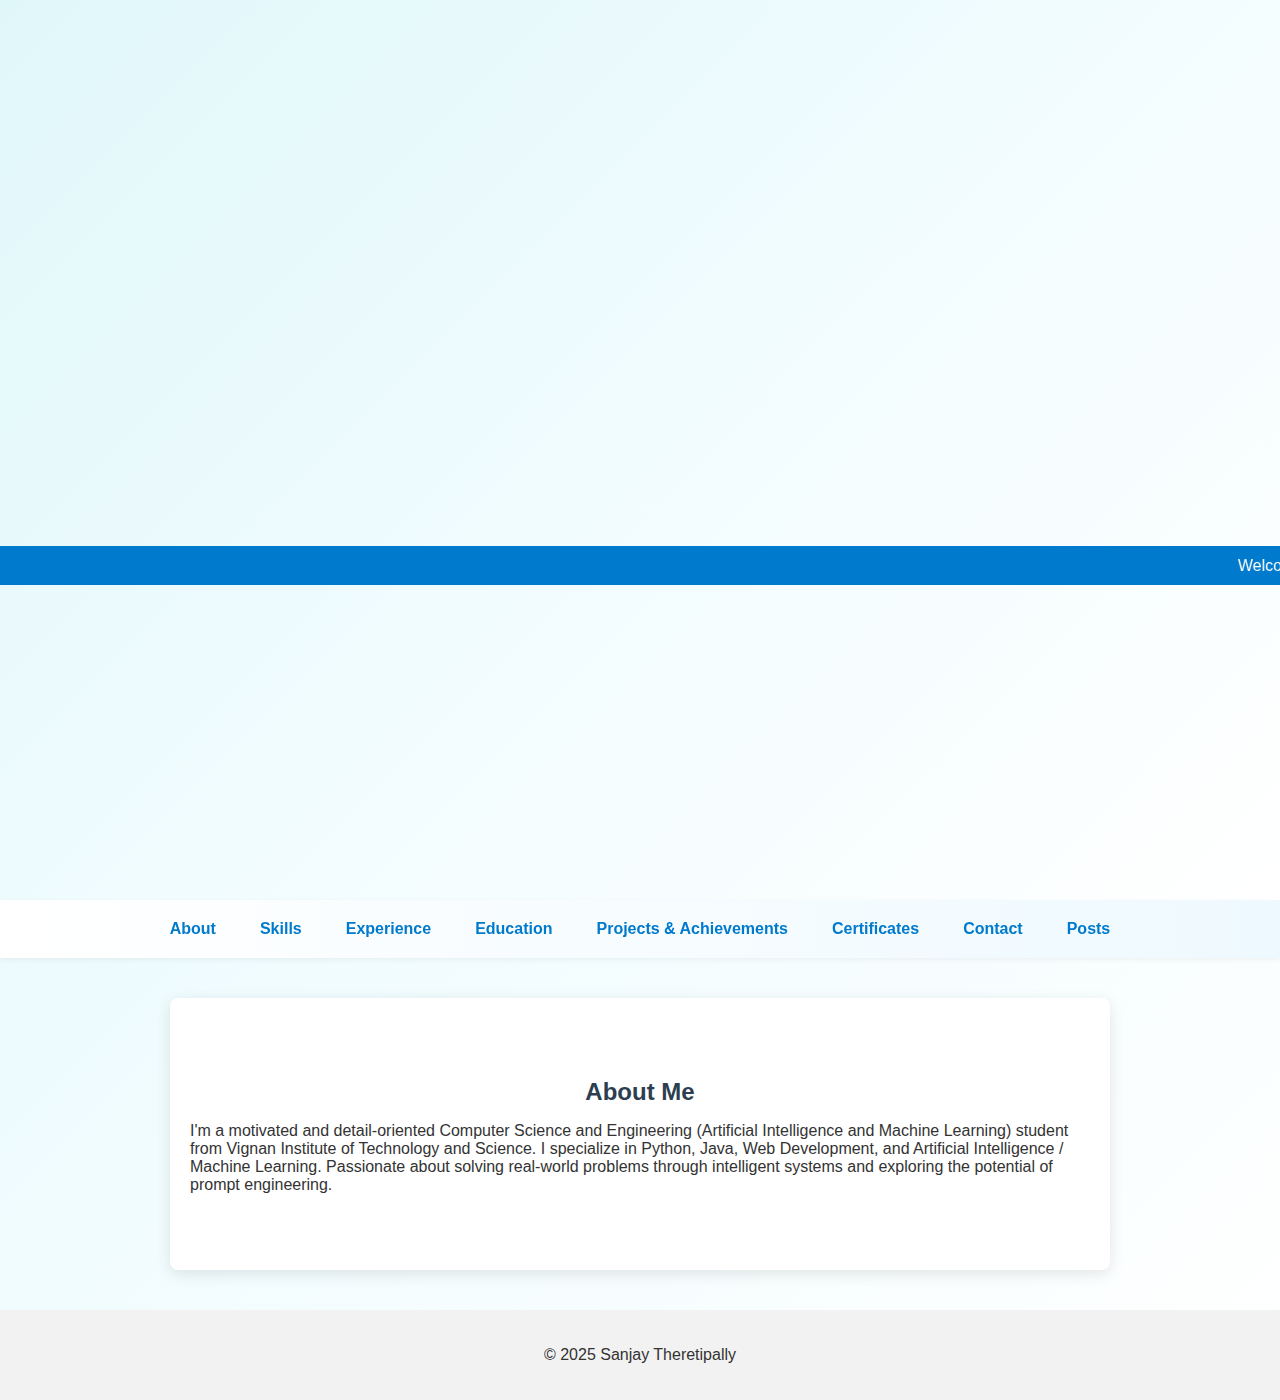
<file: index.html>
<!DOCTYPE html>
<html lang="en">
<head>
<meta charset="UTF-8">
<meta name="viewport" content="width=device-width, initial-scale=1.0">
<title>Sanjay Theretipally | Portfolio</title>
<link rel="stylesheet" href="style.css">
</head>
<body>
<header id="home">
  <h1>Hi, I am Theretipally Sanjay</h1>
  <p>Student at Vignan Institute of Technology and Science</p>
  <p class="sub-header">(CSE (AIML) – Computer Science and Engineering specialization in Artificial Intelligence and Machine Learning)</p>
  <p class="roles">Python Developer | Java Developer | AI Prompt Engineer | Software Developer | Web Developer</p>
  <div class="header-buttons">
    <a href="#about" onclick="showSection('about')">Explore All</a>
    <a href="https://github.com/Sanjay282007" target="_blank">GitHub</a>
    <a href="https://www.linkedin.com/in/sanjay-t-93a01b309/" target="_blank">LinkedIn</a>
    <a href="Resume.html" target="_blank">Resume</a>
  </div>
  <marquee behavior="scroll" direction="left" scrollamount="5" class="marquee">
    Welcome to my Portfolio! Explore Projects, Skills, and Certifications 🚀
  </marquee>
</header>

<nav>
  <a href="#about" onclick="showSection('about', event)">About</a>
  <a href="#skills" onclick="showSection('skills', event)">Skills</a>
  <a href="#experience" onclick="showSection('experience', event)">Experience</a>
  <a href="#education" onclick="showSection('education', event)">Education</a>
  <a href="#projects" onclick="showSection('projects', event)">Projects & Achievements</a>
  <a href="#certificates" onclick="showSection('certificates', event)">Certificates</a>
  <a href="#contact" onclick="showSection('contact', event)">Contact</a>
  <a href="https://www.linkedin.com/in/sanjay-t-93a01b309/recent-activity/all/" target="_blank">Posts</a>
</nav>


<main>
  <section id="about">
    <h2>About Me</h2>
    <p>I'm a motivated and detail-oriented Computer Science and Engineering (Artificial Intelligence and Machine Learning) student from Vignan Institute of Technology and Science. I specialize in Python, Java, Web Development, and Artificial Intelligence / Machine Learning. Passionate about solving real-world problems through intelligent systems and exploring the potential of prompt engineering.</p>
  </section>

  <section id="skills">
    <h2>Skills & Interests</h2>
    <ul>
      <li>Programming: Python, Java, HTML, CSS, JavaScript(Basics), Database Management Systems (DBMS)</li>
      <li>Roles: Python Developer, Java Developer, Prompt Engineer</li>
      <li>Tech: Machine Learning, Artificial Intelligence, Web Development</li>
      <li>Soft Skills: Problem-solving, Time Management, Collaboration</li>
    </ul>
  </section>

  <section id="experience">
    <h2>Experience</h2>
    <ul>
      <li><strong>Python Programmer – Vaultofcodes</strong> (April 2025 – May 2025)<br>
      Debugged and enhanced existing Python codebases to improve efficiency and reduce runtime errors.<br>
      Contributed to automating data extraction and preprocessing workflows for client datasets using Python scripts.</li>
    </ul>
  </section>

  <section id="education">
    <h2>Education</h2>
    <ul>
      <li><strong>B.Tech in Computer Science and Engineering (Artificial Intelligence and Machine Learning)</strong> – Vignan Institute of Technology and Science, Hyderabad (Expected August 2025)</li>
      <li><strong>Intermediate (Mathematics, Physics, Chemistry)</strong> – SR Junior College, Hyderabad (December 2023)</li>
      <li><strong>Secondary School Certificate</strong> – Bhashyam High School, Hyderabad (December 2021)</li>
    </ul>
  </section>

  <section id="projects">
    <h2>Projects & Achievements</h2>
    <button onclick="toggleProjects()">Toggle Projects</button>
    <div id="projectList">
      <div class="project">
        <h3><a href="https://www.linkedin.com/posts/sanjay-t-93a01b309_participated-in-hack-your-path-60-a-24-activity-7329890559399968768-8-IG" target="_blank">Hack Your Path 6.0 – 24-Hour Hackathon</a></h3>
        <p>Built innovative tech solutions at Hyderabad Institute of Technology and Management (HITAM). Recognized by Google Developer Group (GDG) for teamwork and creativity.</p>
      </div>
      <div class="project">
        <h3><a href="https://www.linkedin.com/posts/sanjay-t-93a01b309_hackvibe2025-hackathon-innovation-activity-7375889301508694018-FL5b?utm_source=share&utm_medium=member_desktop&rcm=ACoAAE59sH4Ber7srVz4Q0vF85Z27C2KgevPSNo">HackVibe 24-Hour Hackathon</a></h3>
        <p>Designed AI-based solutions in a 24-hour national hackathon at Vignan Institute of Thechnology and Science.</p>
      </div>
      <div class="project">
        <h3><a href="https://github.com/Sanjay282007/Flipkart-clone" target="_blank">Build Flipkart – Devtown Bootcamp</a></h3>
        <p>Replicated core features of Flipkart. Earned certificates from Google Developer Group (GDG), Microsoft, and Devtown.</p>
        <div class="cert-buttons">
          <a href="https://www.cert.devtown.in/verify/ZoQqim" target="_blank">Devtown Certificate</a>
          <a href="https://www.cert.devtown.in/verify/Z1ElQNr" target="_blank">GDG Certificate</a>
          <a href="https://www.cert.devtown.in/verify/Z1XtALu" target="_blank">Microsoft Certificate</a>
        </div>
      </div>
    </div>
  </section>

  <section id="certificates">
    <p class="cert-note">For more certificates click on <a href='https://www.linkedin.com/in/sanjay-t-93a01b309/recent-activity/all/' target='_blank'>Posts</a></p>
    <h2>Certificates</h2>
    <div class="cert-list">
      <a href="https://www.credly.com/go/7Lx9OHfR" target="_blank">IBM – AI Fundamentals</a></br>
      <a href="https://nptel.ac.in/noc/E_Certificate/NPTEL25CS57S124700452104436700" target="_blank">NPTEL – Java Programming</a></br>
      <a href="https://onlinecourses.swayam2.ac.in/cec24_cs01/certificate?q=KN2U6Wn8/WtAnZw3uSUfYpRWZUratQoQ0agEgC5264havDVIzh1zG7vljVQFeLHC" target="_blank">SWAYAM – Python Programming</a></br>
      <a href="https://www.linkedin.com/posts/sanjay-t-93a01b309_frontenddevelopment-html5-css3-activity-7353334058711404545-n69K" target="_blank">TASK – HTML5 & CSS3</a></br>
      <a href="https://www.udemy.com/certificate/UC-32c9b676-e60c-40a8-9510-5c627ddb55be/" target="_blank">Udemy – Python for Beginners</a></br>
      <a href="https://www.udemy.com/certificate/UC-8da87d00-68bc-49a8-a53c-83fd4aa72371/" target="_blank">Udemy – Python Coding Practice</a></br>
    </div>
  </section>

  <section id="contact">
    <h2>Contact</h2>
    <p>Email: <a href="mailto:ts.sanjay2007@gmail.com">ts.sanjay2007@gmail.com</a></p>
    <p>Phone: +91 6309043441</p>
    <p><a href="https://github.com/Sanjay282007" target="_blank">GitHub</a> | <a href="https://www.linkedin.com/in/sanjay-t-93a01b309/" target="_blank">LinkedIn</a></p>
  </section>
</main>

<footer><p>© 2025 Sanjay Theretipally</p></footer>

<button id="btnTop" onclick="window.scrollTo({top:0,behavior:'smooth'})">↑</button>

<script src="script.js"></script>
</body>
</html>
</file>
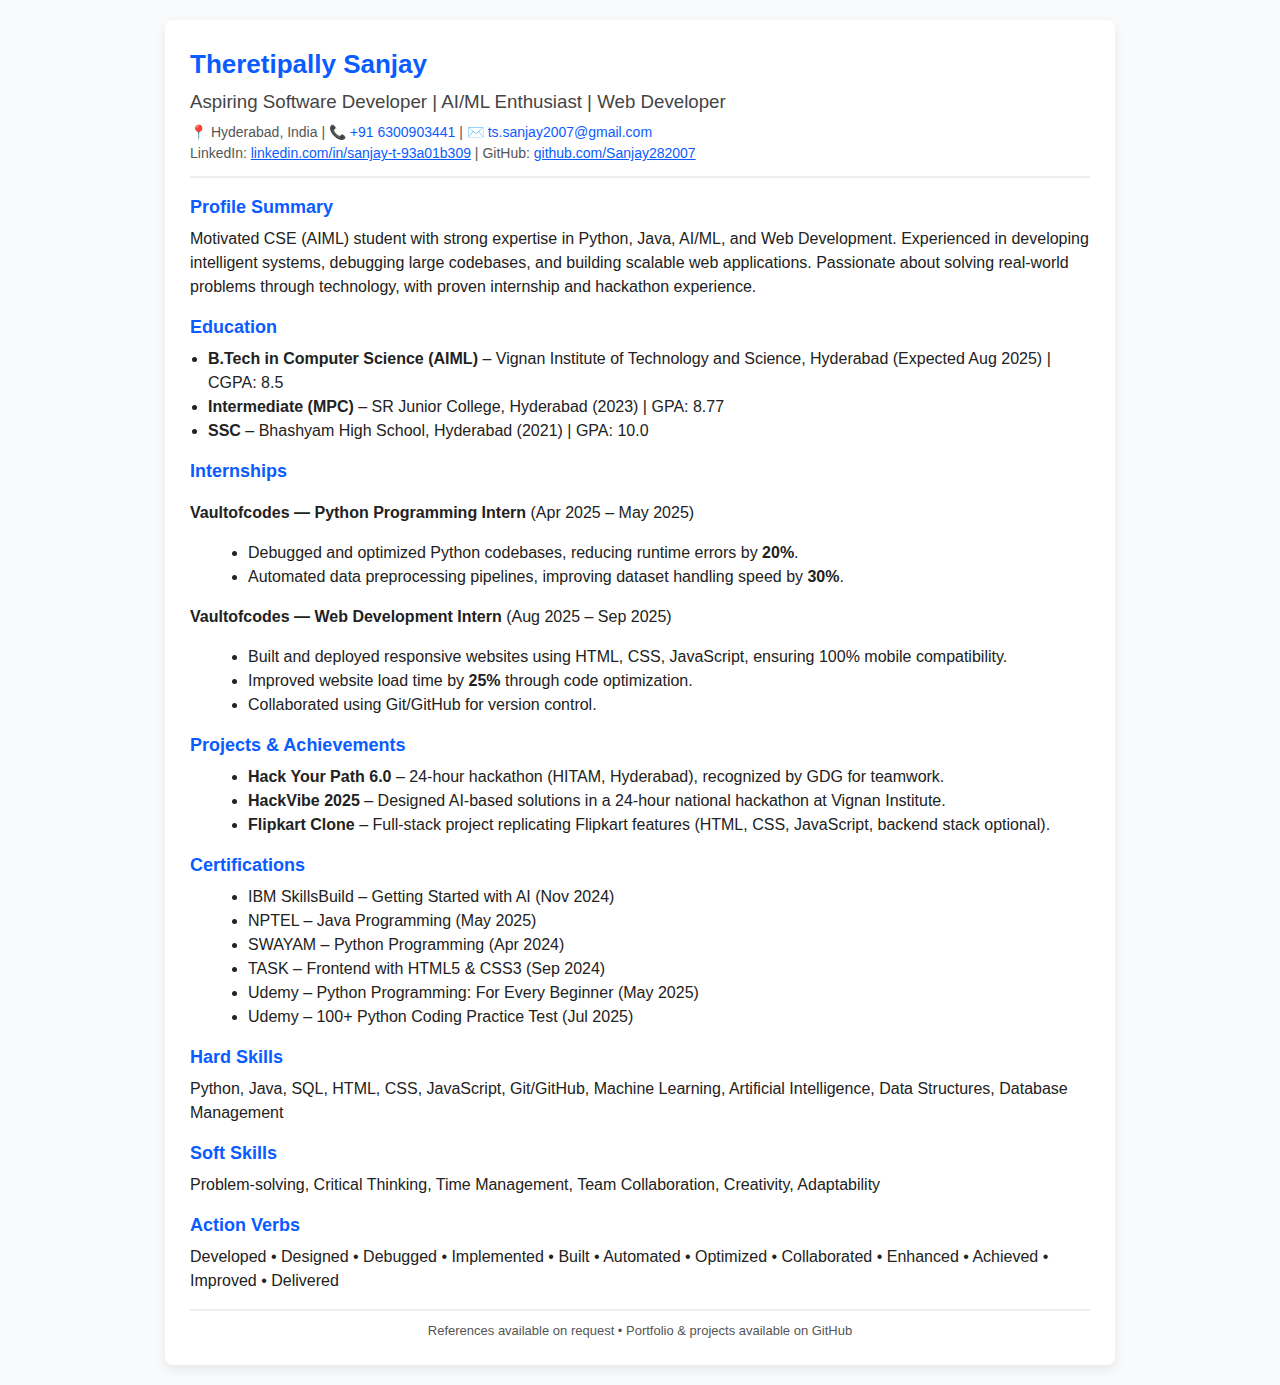
<file: Resume.html>
<!doctype html>
<html lang="en">
<head>
  <meta charset="utf-8">
  <title>Theretipally Sanjay - Resume</title>
</head>
<body style="font-family: Arial, sans-serif; background:#f9fafc; margin:0; padding:20px; color:#222; line-height:1.5;">

  <div style="max-width:900px; margin:auto; background:#fff; padding:25px; border-radius:8px; box-shadow:0 4px 12px rgba(0,0,0,0.08);">

    <!-- Header -->
    <div style="border-bottom:2px solid #eee; padding-bottom:12px; margin-bottom:16px;">
      <h1 style="margin:0; font-size:26px; color:#0b5cff;">Theretipally Sanjay</h1>
      <h3 style="margin:4px 0; font-weight:normal; color:#444;">Aspiring Software Developer | AI/ML Enthusiast | Web Developer</h3> <!-- Tailored Title -->
      <p style="margin:6px 0 0; font-size:14px; color:#555;">
        📍 Hyderabad, India | 📞 <a href="tel:+916300903441" style="color:#0b5cff; text-decoration:none;">+91 6300903441</a> | 
        ✉️ <a href="mailto:ts.sanjay2007@gmail.com" style="color:#0b5cff; text-decoration:none;">ts.sanjay2007@gmail.com</a><br>
        LinkedIn: <a href="https://www.linkedin.com/in/sanjay-t-93a01b309/" target="_blank" style="color:#0b5cff;">linkedin.com/in/sanjay-t-93a01b309</a> | 
        GitHub: <a href="https://github.com/Sanjay282007" target="_blank" style="color:#0b5cff;">github.com/Sanjay282007</a>
      </p>
    </div>

    <!-- Profile -->
    <h2 style="color:#0b5cff; font-size:18px; margin-bottom:6px;">Profile Summary</h2>
    <p style="margin:0 0 12px 0;">Motivated CSE (AIML) student with strong expertise in Python, Java, AI/ML, and Web Development. Experienced in developing intelligent systems, debugging large codebases, and building scalable web applications. Passionate about solving real-world problems through technology, with proven internship and hackathon experience.</p>

    <!-- Education -->
    <h2 style="color:#0b5cff; font-size:18px; margin-bottom:6px;">Education</h2>
    <ul style="margin:0 0 12px 18px; padding:0;">
      <li><strong>B.Tech in Computer Science (AIML)</strong> – Vignan Institute of Technology and Science, Hyderabad (Expected Aug 2025) | CGPA: 8.5</li>
      <li><strong>Intermediate (MPC)</strong> – SR Junior College, Hyderabad (2023) | GPA: 8.77</li>
      <li><strong>SSC</strong> – Bhashyam High School, Hyderabad (2021) | GPA: 10.0</li>
    </ul>

    <!-- Internships -->
    <h2 style="color:#0b5cff; font-size:18px; margin-bottom:6px;">Internships</h2>
    <p><strong>Vaultofcodes — Python Programming Intern</strong> (Apr 2025 – May 2025)</p>
    <ul style="margin:0 0 12px 18px;">
      <li>Debugged and optimized Python codebases, reducing runtime errors by <strong>20%</strong>.</li>
      <li>Automated data preprocessing pipelines, improving dataset handling speed by <strong>30%</strong>.</li>
    </ul>
    <p><strong>Vaultofcodes — Web Development Intern</strong> (Aug 2025 – Sep 2025)</p>
    <ul style="margin:0 0 12px 18px;">
      <li>Built and deployed responsive websites using HTML, CSS, JavaScript, ensuring 100% mobile compatibility.</li>
      <li>Improved website load time by <strong>25%</strong> through code optimization.</li>
      <li>Collaborated using Git/GitHub for version control.</li>
    </ul>

    <!-- Projects -->
    <h2 style="color:#0b5cff; font-size:18px; margin-bottom:6px;">Projects & Achievements</h2>
    <ul style="margin:0 0 12px 18px;">
      <li><strong>Hack Your Path 6.0</strong> – 24-hour hackathon (HITAM, Hyderabad), recognized by GDG for teamwork.</li>
      <li><strong>HackVibe 2025</strong> – Designed AI-based solutions in a 24-hour national hackathon at Vignan Institute.</li>
      <li><strong>Flipkart Clone</strong> – Full-stack project replicating Flipkart features (HTML, CSS, JavaScript, backend stack optional).</li>
    </ul>

    <!-- Certifications -->
    <h2 style="color:#0b5cff; font-size:18px; margin-bottom:6px;">Certifications</h2>
    <ul style="margin:0 0 12px 18px;">
      <li>IBM SkillsBuild – Getting Started with AI (Nov 2024)</li>
      <li>NPTEL – Java Programming (May 2025)</li>
      <li>SWAYAM – Python Programming (Apr 2024)</li>
      <li>TASK – Frontend with HTML5 & CSS3 (Sep 2024)</li>
      <li>Udemy – Python Programming: For Every Beginner (May 2025)</li>
      <li>Udemy – 100+ Python Coding Practice Test (Jul 2025)</li>
    </ul>

    <!-- Hard Skills -->
    <h2 style="color:#0b5cff; font-size:18px; margin-bottom:6px;">Hard Skills</h2>
    <p style="margin:0 0 12px 0;">Python, Java, SQL, HTML, CSS, JavaScript, Git/GitHub, Machine Learning, Artificial Intelligence, Data Structures, Database Management</p>

    <!-- Soft Skills -->
    <h2 style="color:#0b5cff; font-size:18px; margin-bottom:6px;">Soft Skills</h2>
    <p style="margin:0 0 12px 0;">Problem-solving, Critical Thinking, Time Management, Team Collaboration, Creativity, Adaptability</p>

    <!-- Action Verbs -->
    <h2 style="color:#0b5cff; font-size:18px; margin-bottom:6px;">Action Verbs</h2>
    <p style="margin:0 0 12px 0;">Developed • Designed • Debugged • Implemented • Built • Automated • Optimized • Collaborated • Enhanced • Achieved • Improved • Delivered</p>

    <!-- Footer -->
    <div style="border-top:2px solid #eee; margin-top:16px; padding-top:10px; font-size:13px; text-align:center; color:#555;">
      References available on request • Portfolio & projects available on GitHub
    </div>

  </div>
</body>
</html>
</file>
<file: style.css>
body {
  margin: 0;
  font-family: 'Segoe UI', sans-serif;
  background: linear-gradient(135deg, #e0f7fa, #f1fcfe, #ffffff);
  color: #333;
  overflow-x: hidden;
  scroll-behavior: smooth;
}

header {
  height: 100vh;
  display: flex;
  flex-direction: column;
  justify-content: center;
  align-items: center;
  text-align: center;
  background: linear-gradient(135deg, #e0f7fa, #f1fcfe, #ffffff);
  transition: all 0.8s ease;
}

header h1 {
  font-size: 3rem;
  margin: 0.5rem 0;
  opacity: 0;
  transform: translateY(-50px);
  animation: fadeIn 1s forwards 0.3s;
}

header p {
  font-size: 1.2rem;
  margin: 0.5rem 0;
  opacity: 0;
  transform: translateY(-50px);
  animation: fadeIn 1s forwards 0.6s;
}

.sub-header {
  font-size: 1.1rem;
  color: #2c3e50;
  font-weight: 500;
}

.roles {
  font-size: 0.9rem;
  line-height: 1.5;
}

.header-buttons {
  opacity: 0;
  transform: translateY(-50px);
  animation: fadeIn 1s forwards 0.9s;
}

.header-buttons a {
  margin: 5px;
  padding: 10px 20px;
  background-color: #2c3e50;
  color: white;
  text-decoration: none;
  border-radius: 5px;
  display: inline-block;
  font-weight: bold;
  transition: 0.3s;
}

.header-buttons a:hover {
  opacity: 0.85;
}

nav {
  position: sticky;
  top: 0;
  background: linear-gradient(to right, #ffffff, #eef9ff);
  padding: 12px 0;
  display: flex;
  justify-content: center;
  flex-wrap: wrap;
  gap: 20px;
  box-shadow: 0 2px 5px rgba(0,0,0,0.05);
  z-index: 999;
}

nav a {
  color: #007acc;
  text-decoration: none;
  font-weight: bold;
  padding: 8px 12px;
  border-radius: 4px;
  transition: 0.3s;
}

nav a:hover {
  background-color: #d4f1ff;
}

section {
  padding: 60px 20px;
  max-width: 900px;
  margin: 40px auto;
  background: #fff;
  border-radius: 8px;
  box-shadow: 0 4px 15px rgba(0,0,0,0.1);
  opacity: 0;
  transform: translateY(50px);
  transition: all 0.8s ease;
  display: none;
}

section.active {
  opacity: 1;
  transform: translateY(0);
  display: block;
}

h2 {
  color: #2c3e50;
  margin-bottom: 15px;
  text-align: center;
}

ul, ol {
  padding-left: 20px;
}

.project {
  background-color: white;
  border: 1px solid #ddd;
  padding: 20px;
  border-radius: 8px;
  margin-bottom: 20px;
  transition: transform 0.3s, box-shadow 0.3s;
}

.project:hover {
  transform: translateY(-5px);
  box-shadow: 0 4px 12px rgba(0,0,0,0.1);
}

.cert-buttons a, .cert-list a {
  background: #F1FCFE;
  color: #333;
  padding: 8px 12px;
  border-radius: 5px;
  text-decoration: none;
  display: inline-block;
  margin: 3px 0;
}

.cert-note {
  margin-top: -30px;
  margin-bottom: 20px;
  font-weight: bold;
  color: #2c3e50;
}

footer {
  text-align: center;
  padding: 20px;
  background-color: #f2f2f2;
}

#btnTop {
  position: fixed;
  bottom: 30px;
  right: 30px;
  padding: 10px 15px;
  border: none;
  background-color: #F1FCFE;
  color: #333;
  border-radius: 50%;
  box-shadow: 0 2px 6px rgba(0,0,0,0.2);
  cursor: pointer;
  display: none;
  transition: 0.3s;
}

#btnTop:hover {
  background-color: #dff5fb;
}

.marquee {
  background: #007acc;
  color: white;
  padding: 10px 0;
}

@keyframes fadeIn {
  to {
    opacity: 1;
    transform: translateY(0);
  }
}
</file>
